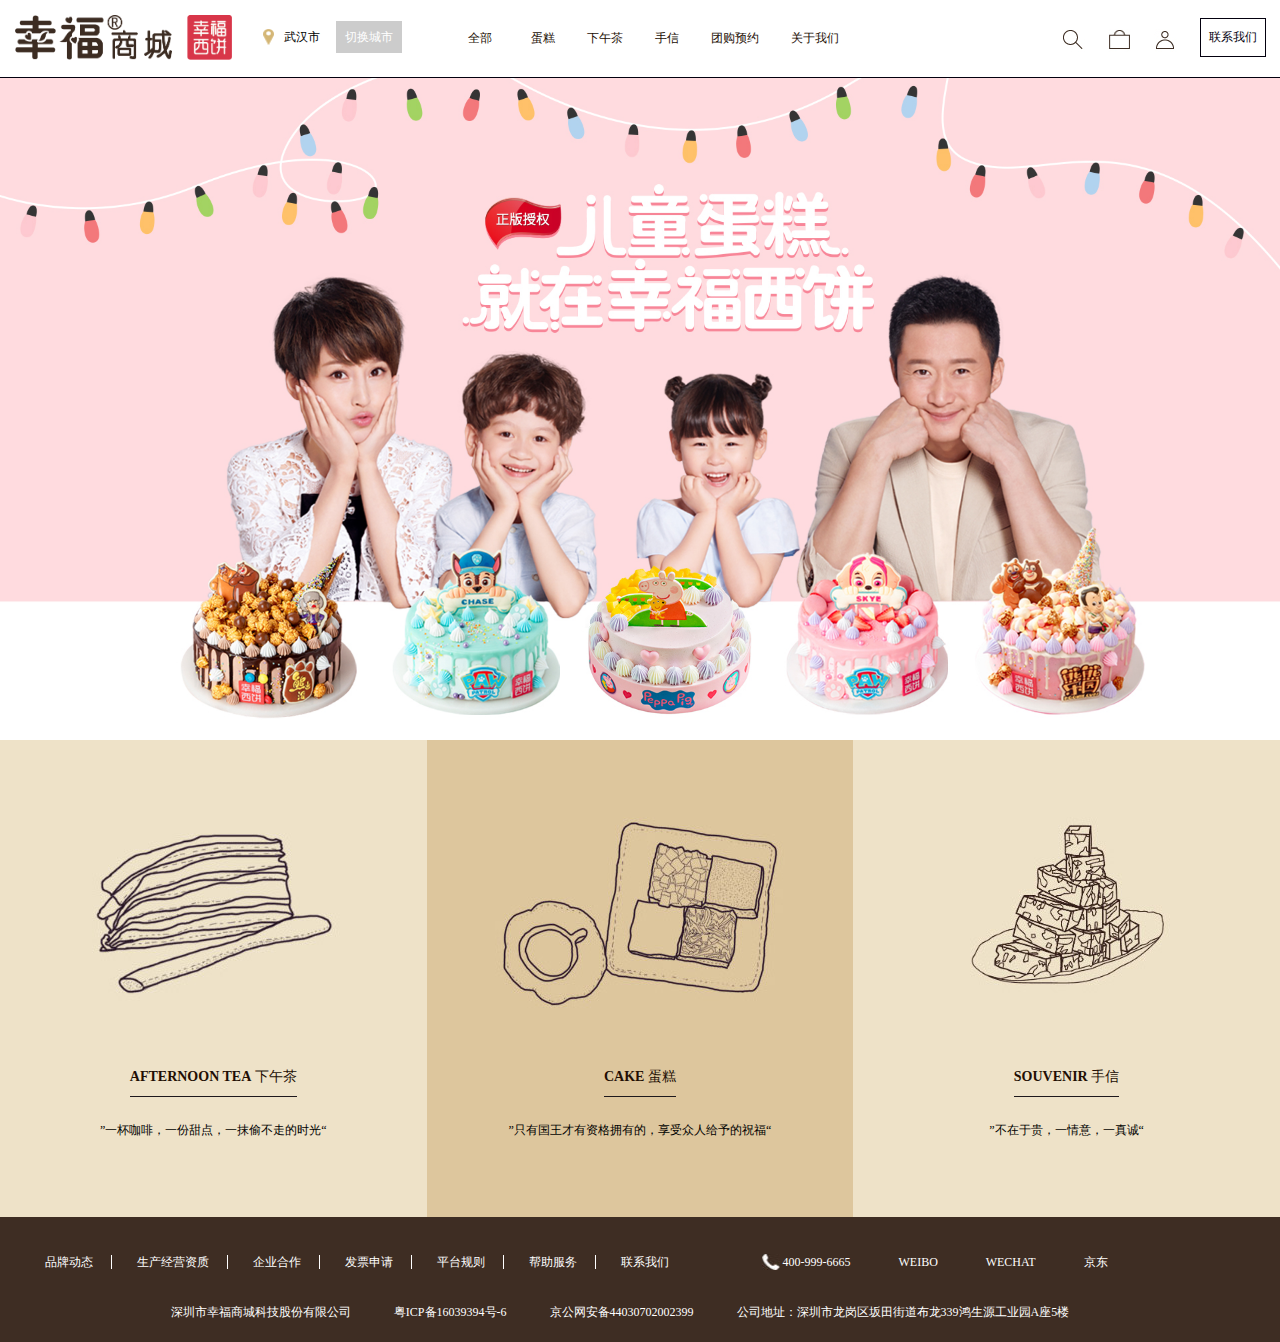
<file: poroject/xingfuxibing/index.html>
<!DOCTYPE html>
<html lang="en">
<head>
    <meta charset="UTF-8">
    <title>幸福西饼</title>
    <link rel="stylesheet" type="text/css" href="css/reset.css">
    <link rel="stylesheet" type="text/css" href="css/common.css">
    <link rel="stylesheet" type="text/css" href="css/public.css">
</head>
<body>
    <div id="box">
<!--        头部-->
        <div class="xf_header">
            <header>
                <a href="#">
                    <img src="images/logo_big01.png" alt="">
                </a>
                <div class="city">
                    <img src="images/icon-address.png" alt="">
                    <span>武汉市</span>
                    <a href="#">切换城市</a>
                </div>
                <div class="nav">
                    <a href="#">全部</a>
                    <a href="#">蛋糕</a>
                    <a href="#">下午茶</a>
                    <a href="#">手信</a>
                    <a href="#">团购预约</a>
                    <a href="#">关于我们</a>
                </div>
                <div class="link">
                    <img src="images/i-search.jpg" alt="">
                    <img src="images/i-cart.jpg" alt="">
                    <img src="images/i-user.jpg" alt="">
                    <a href="#">联系我们</a>
                </div>
            </header>
        </div>
<!--            banner-->
            <div class="banner">
                <a href="project.html">
                    <img src="images/bg.jpg" alt="">
                </a>
            </div>
            <div class="cake_type">
                <div>
                    <a href="">
                        <img src="images/cake_03.jpg" alt="">
                    </a>
                    <a href="">
                        <span>AFTERNOON TEA</span>
                        <span>下午茶</span>
                    </a>
                    <p>”一杯咖啡，一份甜点，一抹偷不走的时光“</p>
                </div>
                <div>
                    <a href="">
                        <img src="images/cake_05.jpg" alt="">
                    </a>
                    <a href="">
                        <span>CAKE</span>
                        <span>蛋糕</span>
                    </a>
                    <p>”只有国王才有资格拥有的，享受众人给予的祝福“</p>
                </div>
                <div>
                    <a href="">
                        <img src="images/cake_07.jpg" alt="">
                    </a>
                    <a href="">
                        <span>SOUVENIR</span>
                        <span>手信</span>
                    </a>
                    <p>”不在于贵，一情意，一真诚“</p>
                </div>
            </div>
<!--            footer-->
            <div class="xf_footer">
                <footer>
                    <div class="footer01">
                        <div class="msg">
                            <a href="#">品牌动态</a>
                            <a href="#">生产经营资质</a>
                            <a href="#">企业合作</a>
                            <a href="#">发票申请</a>
                            <a href="#">平台规则</a>
                            <a href="#">帮助服务</a>
                            <a href="#">联系我们</a>
                        </div>
                        <div class="tel">
                            <a href="#">
                                <img src="images/tel_03.jpg" alt="">
                                <span>400-999-6665 </span>
                            </a>
                            <a href="#">WEIBO</a>
                            <a href="#">WECHAT</a>
                            <a href="#">京东</a>
                        </div>
                    </div>
                    <div class="footer02">
                        <div class="copyright">
                            <span>深圳市幸福商城科技股份有限公司</span>
                            <span>粤ICP备16039394号-6</span>
                            <span>京公网安备44030702002399</span>
                            <span>公司地址：深圳市龙岗区坂田街道布龙339鸿生源工业园A座5楼</span>
                        </div>
                    </div>
                </footer>
            </div>
        </div>
    </div>
</body>
</html>
</file>
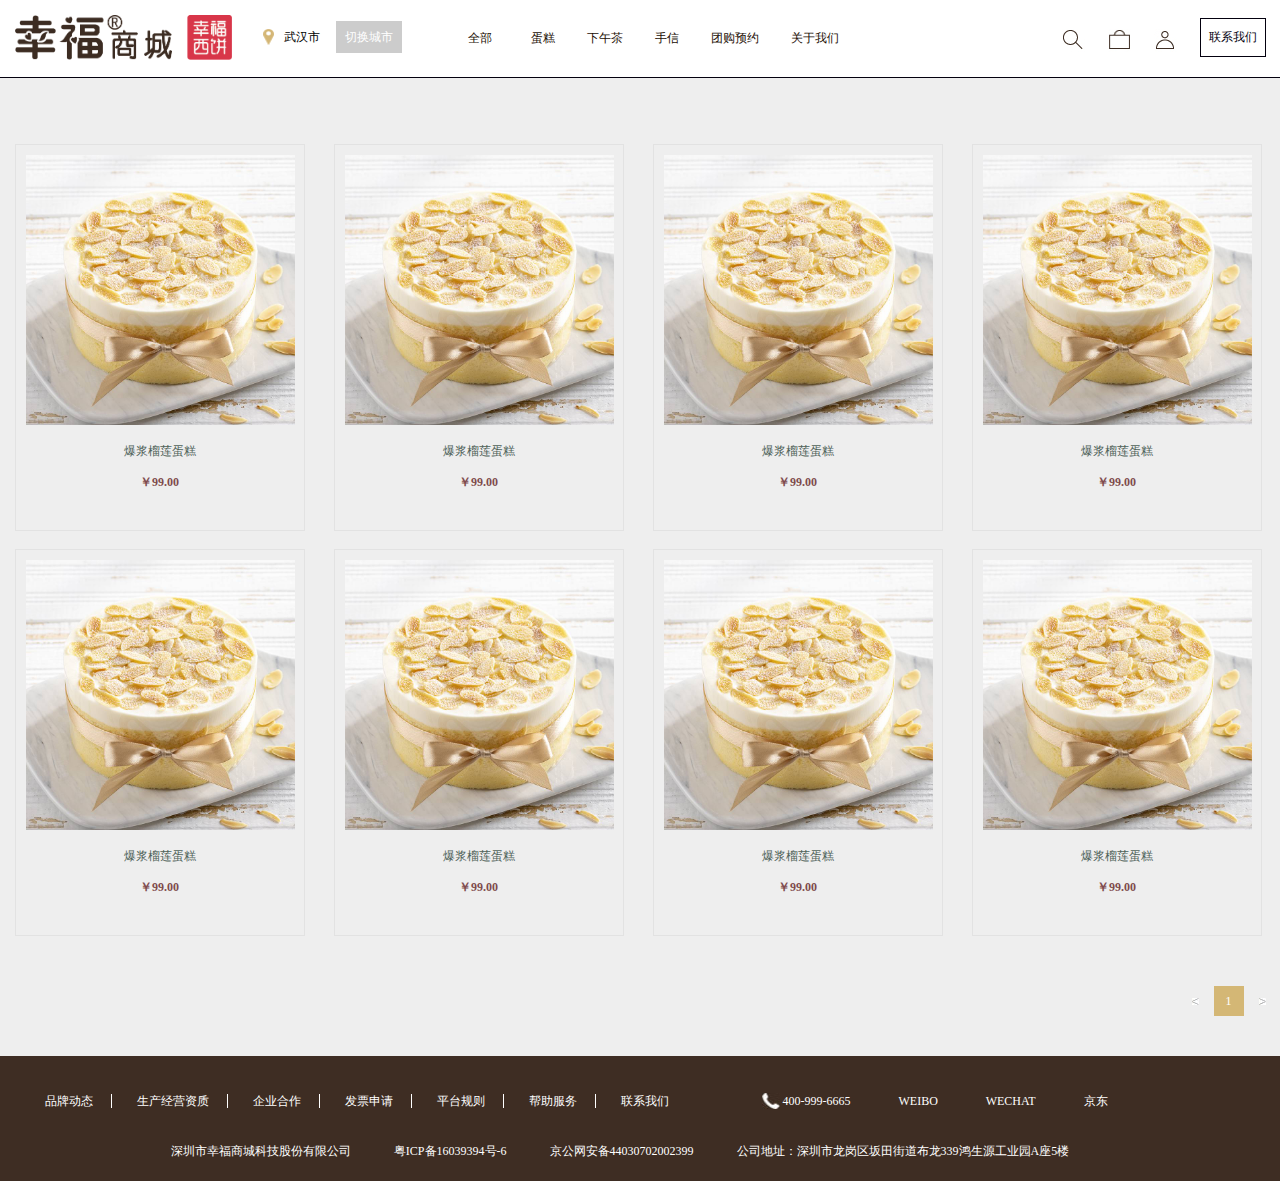
<file: poroject/xingfuxibing/project.html>
<!DOCTYPE html>
<html lang="en">
<head>
    <meta charset="UTF-8">
    <title>Title</title>
    <link rel="stylesheet" href="css/common.css">
    <link rel="stylesheet" href="css/public.css">
    <link rel="stylesheet" href="css/details.css">
</head>
<body>
    <div id="details">
        <!--        头部-->
        <div class="xf_header">
            <header>
                <a href="index.html">
                    <img src="images/logo_big01.png" alt="">
                </a>
                <div class="city">
                    <img src="images/icon-address.png" alt="">
                    <span>武汉市</span>
                    <a href="#">切换城市</a>
                </div>
                <div class="nav">
                    <a href="#">全部</a>
                    <a href="#">蛋糕</a>
                    <a href="#">下午茶</a>
                    <a href="#">手信</a>
                    <a href="#">团购预约</a>
                    <a href="#">关于我们</a>
                </div>
                <div class="link">
                    <img src="images/i-search.jpg" alt="">
                    <img src="images/i-cart.jpg" alt="">
                    <img src="images/i-user.jpg" alt="">
                    <a href="#">联系我们</a>
                </div>
            </header>
        </div>
        <div class="xf_content">
            <div class="content">
                <ul class="clear">
                    <li>
                        <img src="images/cake1.jpg" alt="">
                        <p>爆浆榴莲蛋糕</p>
                        <p>￥99.00</p>
                    </li>
                    <li>
                        <img src="images/cake1.jpg" alt="">
                        <p>爆浆榴莲蛋糕</p>
                        <p>￥99.00</p>
                    </li>
                    <li>
                        <img src="images/cake1.jpg" alt="">
                        <p>爆浆榴莲蛋糕</p>
                        <p>￥99.00</p>
                    </li>
                    <li>
                        <img src="images/cake1.jpg" alt="">
                        <p>爆浆榴莲蛋糕</p>
                        <p>￥99.00</p>
                    </li>
                    <li>
                        <img src="images/cake1.jpg" alt="">
                        <p>爆浆榴莲蛋糕</p>
                        <p>￥99.00</p>
                    </li>
                    <li>
                        <img src="images/cake1.jpg" alt="">
                        <p>爆浆榴莲蛋糕</p>
                        <p>￥99.00</p>
                    </li>
                    <li>
                        <img src="images/cake1.jpg" alt="">
                        <p>爆浆榴莲蛋糕</p>
                        <p>￥99.00</p>
                    </li>
                    <li>
                        <img src="images/cake1.jpg" alt="">
                        <p>爆浆榴莲蛋糕</p>
                        <p>￥99.00</p>
                    </li>
                </ul>
                <div class="page clear">
                    <img src="images/arrow_03.jpg" alt="">
                    <span>1</span>
                    <img src="images/arrow_05.jpg" alt="">
                </div>
            </div>
        </div>
        <div class="xf_footer">
            <footer>
                <div class="footer01">
                    <div class="msg">
                        <a href="#">品牌动态</a>
                        <a href="#">生产经营资质</a>
                        <a href="#">企业合作</a>
                        <a href="#">发票申请</a>
                        <a href="#">平台规则</a>
                        <a href="#">帮助服务</a>
                        <a href="#">联系我们</a>
                    </div>
                    <div class="tel">
                        <a href="#">
                            <img src="images/tel_03.jpg" alt="">
                            <span>400-999-6665 </span>
                        </a>
                        <a href="#">WEIBO</a>
                        <a href="#">WECHAT</a>
                        <a href="#">京东</a>
                    </div>
                </div>
                <div class="footer02">
                    <div class="copyright">
                        <span>深圳市幸福商城科技股份有限公司</span>
                        <span>粤ICP备16039394号-6</span>
                        <span>京公网安备44030702002399</span>
                        <span>公司地址：深圳市龙岗区坂田街道布龙339鸿生源工业园A座5楼</span>
                    </div>
                </div>
            </footer>
        </div>

    </div>
</body>
</html>
</file>
<file: poroject/xingfuxibing/css/common.css>
body,h1,h2,h3,h4,h5,h6,p,ul,li,ol,dl,dd,fieldset,legend,button,input,textarea,th,td{padding:0;margin:0;}
html{font-family:"微软雅黑";font-size:12px;background-color:#eeeeee;}
.clear:after{content:"";display:block;clear:both;height:0;visibility:hidden;overflow:hidden;}
.clear{zoom:1;}
li{list-style:none;}
a{text-decoration:none;}
img{vertical-align:top;border:0;}
input,select,button,textarea{outline:none;}
textarea{resize:none;}
input[type="button"],input[type="submit"],input[type="file"] {cursor:pointer;}
input::-webkit-input-placeholder{ /* WebKit browsers */color: #ddd; }
input:-moz-placeholder{ /* Mozilla Firefox 4 to 18 */ color: #ddd; }
input::-moz-placeholder{ /* Mozilla Firefox 19+ */ color: #ddd; }
input:-ms-input-placeholder{ /* Internet Explorer 10+ */ color: #ddd; }
</file>
<file: poroject/xingfuxibing/css/public.css>
/************头部*******************/
.xf_header {
    width: 100%;
    height: 77px;
    background-color: #fff;
    border-bottom: 1px solid #03000e;
    position: fixed;
    left: 0;
    top: 0;
    z-index: 10;

}
header {
    width: 1251px;
    height: 78px;
    /*background-color: pink;*/
    margin: 0 auto;
    overflow: hidden;
}
header >a {
    float: left;
}
header >a img {
    width: 217px;
    height: 45px;
    margin-top: 15px;
}
header .city {
    float: left;
    margin-top: 29px;
    font-size: 12px;
}
header .city >img {
    width: 11px;
    height: 17px;
    margin-left: 31px;
    margin-right: 7px;
}
header .city >a {
    padding: 9px;
    background-color: #ccc;
    color: #fff;
    margin-left: 13px;
}
header .nav {
    float: left;
    height: 77px;
    line-height: 77px;
    margin-left: 66px;
}
header .nav a {
    color: #220e03;
    margin-right: 29px;
}
header .nav a:last-child {
    margin-right: 0;
}
header .nav a:first-child {
    margin-right: 36px;
}
header .link {
    float: right;
    margin-top: 29px;
}
header .link >img {
    width: 23px;
    height: 23px;
    float: left;
    margin-right: 23px;
}
header .link >a {
    padding: 11px 8px 12px 8px;
    border: 1px solid;
    color: #03000e;
}

/*********** footer ******************/
.xf_footer {
    height: 125px;
    background-color: #3e2d23;
}
footer {
    width: 1251px;
    height: 125px;
    /*background-color: pink;*/
    margin: 0 auto;
    overflow: hidden;
}
.footer01 {
    height: 53px;
}
footer .footer01 .msg {
    margin-top: 37px;
    margin-left: 8px;
    float: left;
}
footer .footer01 .msg >a{
    color: #fff;
    padding-left: 22px;
    padding-right: 18px;
    border-right: 1px solid;
}
footer .footer01 .msg >a:last-child {
    border: 0;
}
footer .footer01 .tel {
    float: left;
    margin-top: 37px;
    margin-left: 75px;
}
footer .footer01 .tel >a {
    margin-right: 45px;
    color: #fff;
}
footer .footer01 .tel a >img {
    float: left;
    margin-right: 3px;
}
footer .footer02 {
    margin-top: 34px;
    text-align: center;
    color: #fff;
}
.copyright span {
    margin-right: 40px;
}
</file>
<file: poroject/xingfuxibing/css/details.css>
/***********content***********/
.xf_content {
    width: 100%;
    margin-bottom: 102px;
}
.content {
    width: 1251px;
    height: auto;
    margin: 0 auto;
    padding-top: 66px;
    margin-top: 78px;

}
.content ul{

}
.content ul li {
    width: 290px;
    border: 1px solid #e2e2e2;
    padding: 10px 10px  39px 10px;
    box-sizing: border-box;
    text-align: center;
    float: left;
    margin-right: 29px;
    margin-bottom: 18px;
}
.content ul li:nth-child(4n) {
    margin-right: 0;
}
.content ul li >img{
    width: 269px;
    height: 270px;
}
.content ul li >p:nth-of-type(1){
    font-size: 12px;
    margin-top: 18px;
    margin-bottom: 14px;
    color: #4e6259;
}
.content ul li >p:nth-of-type(2){
    color: #7f4b4d;
    font-weight: bolder;
}
.content .page {
    float: right;
    overflow: hidden;
    margin-top: 32px;
}
.content .page  img {
    width: 7px;
    height: 7px;
    float: left;
    margin-top: 12px;
}
.content .page span{
    display: block;
    width: 30px;
    height: 30px;
    text-align: center;
    line-height: 30px;
    background-color: #d4b775;
    color: #fff;
    float: left;
    margin-left: 15px;
    margin-right: 15px;
}
</file>
